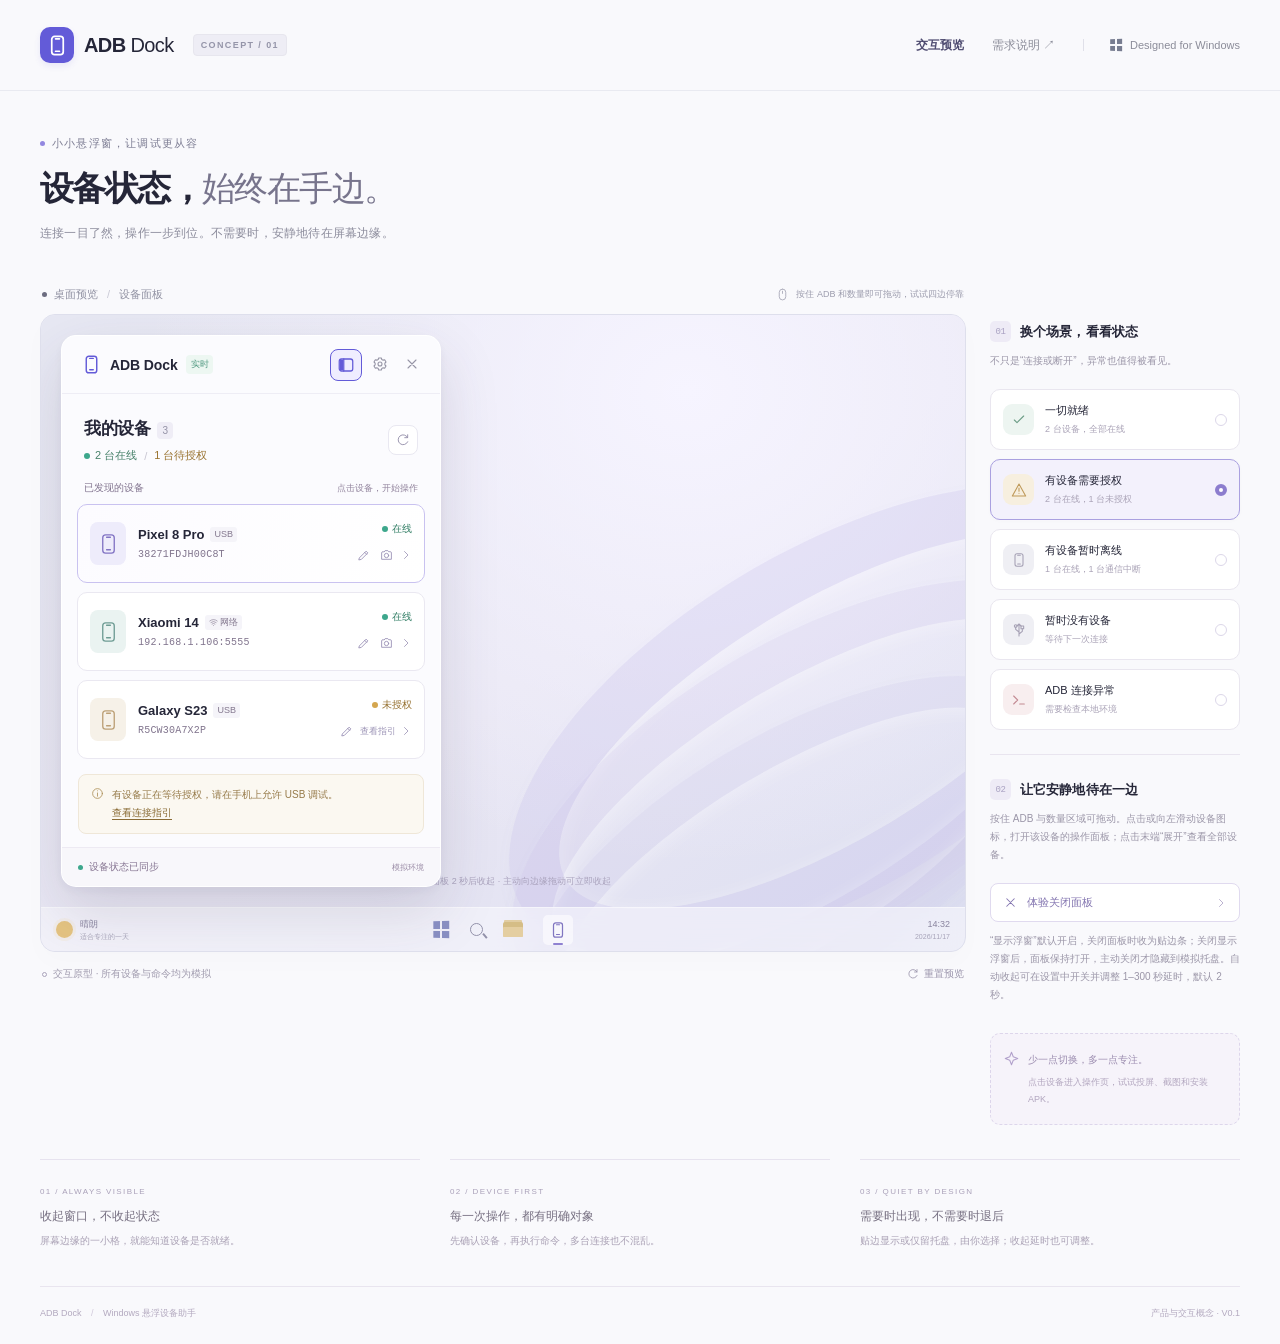
<file: index.html>
<!doctype html>
<html lang="zh-CN">
<head>
  <meta charset="utf-8">
  <meta name="viewport" content="width=device-width, initial-scale=1">
  <meta name="theme-color" content="#f6f7fb">
  <title>ADB Dock · 让设备，触手可及</title>
  <link rel="icon" href="src/AdbDock.App/Assets/AppIcon.svg">
  <link rel="stylesheet" href="style.css">
  <script src="app.js" defer></script>
</head>
<body>
  <svg class="icon-library" xmlns="http://www.w3.org/2000/svg" aria-hidden="true">
    <symbol id="i-device" viewBox="0 0 24 24"><rect x="6" y="2.5" width="12" height="19" rx="3"/><path d="M10 18h4M10 5h4"/></symbol>
    <symbol id="i-grid" viewBox="0 0 24 24"><rect x="3" y="3" width="7" height="7" rx="1.5"/><rect x="14" y="3" width="7" height="7" rx="1.5"/><rect x="3" y="14" width="7" height="7" rx="1.5"/><rect x="14" y="14" width="7" height="7" rx="1.5"/></symbol>
    <symbol id="i-floating-tab" viewBox="0 0 24 24"><rect x="3" y="4" width="18" height="16" rx="3"/><path d="M9 4v16"/><path d="M4 5h4v14H4z" fill="var(--tab-fill, none)" stroke="none"/></symbol>
    <symbol id="i-settings" viewBox="0 0 24 24"><path d="m10 3-.7 2.3-2 .9L5 5.7 3 9l1.7 1.8v2.4L3 15l2 3.3 2.3-.5 2 .9L10 21h4l.7-2.3 2-.9 2.3.5 2-3.3-1.7-1.8v-2.4L21 9l-2-3.3-2.3.5-2-.9L14 3z"/><circle cx="12" cy="12" r="3"/></symbol>
    <symbol id="i-collapse" viewBox="0 0 24 24"><path d="M19 4v16M5 7l5 5-5 5M10 12h5"/></symbol>
    <symbol id="i-chevron" viewBox="0 0 24 24"><path d="m9 5 7 7-7 7"/></symbol>
    <symbol id="i-back" viewBox="0 0 24 24"><path d="m14 5-7 7 7 7M7 12h14"/></symbol>
    <symbol id="i-refresh" viewBox="0 0 24 24"><path d="M20 8a8.5 8.5 0 1 0 .1 7M20 3v5h-5"/></symbol>
    <symbol id="i-camera" viewBox="0 0 24 24"><path d="m8 5 1.5-2h5L16 5h3a2 2 0 0 1 2 2v12H3V7a2 2 0 0 1 2-2z"/><circle cx="12" cy="12" r="4"/></symbol>
    <symbol id="i-install" viewBox="0 0 24 24"><path d="M12 3v12m-4-4 4 4 4-4M4 16v5h16v-5"/></symbol>
    <symbol id="i-command" viewBox="0 0 24 24"><path d="m4 6 6 6-6 6M13 18h7"/></symbol>
    <symbol id="i-mirror" viewBox="0 0 24 24"><rect x="2" y="3" width="15" height="12" rx="2"/><path d="M7 19h7M10 15v4"/><rect x="15" y="9" width="7" height="12" rx="1.5"/><path d="M18 18h1"/></symbol>
    <symbol id="i-info" viewBox="0 0 24 24"><circle cx="12" cy="12" r="9"/><path d="M12 11v6M12 7h.01"/></symbol>
    <symbol id="i-log" viewBox="0 0 24 24"><path d="M8 5h12M8 12h12M8 19h12M3 5h.01M3 12h.01M3 19h.01"/></symbol>
    <symbol id="i-usb" viewBox="0 0 24 24"><path d="M12 21V3m-3 3 3-3 3 3M12 15l-5-4V8m5 10 5-4v-4"/><circle cx="7" cy="6" r="2"/><path d="M15 6h4v4h-4z"/></symbol>
    <symbol id="i-wifi" viewBox="0 0 24 24"><path d="M2 8a16 16 0 0 1 20 0M5 12a11 11 0 0 1 14 0M8 16a6 6 0 0 1 8 0M12 20h.01"/></symbol>
    <symbol id="i-check" viewBox="0 0 24 24"><path d="m5 12 4 4L19 6"/></symbol>
    <symbol id="i-warning" viewBox="0 0 24 24"><path d="m12 3 10 18H2zM12 9v5m0 3h.01"/></symbol>
    <symbol id="i-copy" viewBox="0 0 24 24"><rect x="8" y="8" width="12" height="13" rx="2"/><path d="M16 8V3H3v13h5"/></symbol>
    <symbol id="i-edit" viewBox="0 0 24 24"><path d="m14 6 4 4M4 20l4-.8L20 7.2 16.8 4 4.8 16z"/></symbol>
    <symbol id="i-close" viewBox="0 0 24 24"><path d="m6 6 12 12M6 18 18 6"/></symbol>
    <symbol id="i-folder" viewBox="0 0 24 24"><path d="M3 6a2 2 0 0 1 2-2h5l2 3h7a2 2 0 0 1 2 2v11H3z"/></symbol>
    <symbol id="i-spark" viewBox="0 0 24 24"><path d="m12 2 2.8 7.2L22 12l-7.2 2.8L12 22l-2.8-7.2L2 12l7.2-2.8z"/></symbol>
    <symbol id="i-mouse" viewBox="0 0 24 24"><rect x="6" y="2" width="12" height="20" rx="6"/><path d="M12 6v4"/></symbol>
  </svg>

  <header class="site-header">
    <a class="brand" href="./" aria-label="ADB Dock 首页"><span class="brand-logo"><svg><use href="#i-device"/></svg></span><span>ADB<span class="brand-light"> Dock</span></span><span class="version">CONCEPT / 01</span></a>
    <nav aria-label="页面导航"><a class="nav-active" href="#preview">交互预览</a><a href="docs/requirements.md" target="_blank" rel="noopener">需求说明 <span aria-hidden="true">↗</span></a><span class="platform"><span class="windows-mark" aria-hidden="true"><i></i><i></i><i></i><i></i></span> Designed for Windows</span></nav>
  </header>

  <main>
    <section class="intro">
      <div><div class="eyebrow"><span></span> 小小悬浮窗，让调试更从容</div><h1>设备状态，<span>始终在手边。</span></h1><p>连接一目了然，操作一步到位。不需要时，安静地待在屏幕边缘。</p></div>
      <div class="intro-meta"><span class="meta-line"></span><span>轻量常驻 · 贴边收起 · 多设备管理</span><small>WINDOWS ADB COMPANION</small></div>
    </section>

    <section class="workbench" id="preview" aria-label="悬浮窗交互原型">
      <div class="preview-column">
        <div class="stage-caption"><span><span class="caption-dot"></span> 桌面预览 <span class="caption-divider">/</span> <span id="view-caption">设备面板</span></span><span class="caption-tip"><svg><use href="#i-mouse"/></svg> 按住 ADB 和数量即可拖动，试试四边停靠</span></div>
        <div class="desktop" id="desktop">
          <div class="desktop-art" aria-hidden="true"><div class="ribbon ribbon-one"></div><div class="ribbon ribbon-two"></div><div class="ribbon ribbon-three"></div></div>
          <div class="desktop-watermark" aria-hidden="true"><span>LESS FRICTION.</span><span>MORE FOCUS.</span><small>把专注，还给手头的工作。</small></div>
          <div class="edge-guide left-guide" aria-hidden="true"></div><div class="edge-guide right-guide" aria-hidden="true"></div><div class="edge-guide top-guide" aria-hidden="true"></div><div class="edge-guide bottom-guide" aria-hidden="true"></div>

          <section class="dock" id="dock" aria-label="ADB Dock 悬浮窗">
            <header class="dock-titlebar" id="drag-handle">
              <div class="dock-brand"><span class="mini-logo"><svg><use href="#i-device"/></svg></span><strong>ADB Dock</strong><span class="live-pill">实时</span></div>
              <div class="title-actions"><button class="icon-button active" id="floating-tab-button" title="显示浮窗已开启：关闭面板时收为贴边浮窗；点击可关闭显示浮窗" aria-label="显示浮窗" aria-pressed="true"><svg aria-hidden="true"><use href="#i-floating-tab"/></svg></button><button class="icon-button" id="settings-button" title="设置" aria-label="打开设置"><svg><use href="#i-settings"/></svg></button><button class="icon-button" id="close-panel-button" title="关闭面板：开启显示浮窗时收为贴边条，否则隐藏到托盘" aria-label="关闭面板"><svg><use href="#i-close"/></svg></button></div>
            </header>
            <div class="dock-content" id="dock-content"></div>
            <footer class="dock-footer"><span class="footer-message" id="footer-message" role="status"><span class="status-dot green"></span> 设备状态已同步</span><span class="footer-shortcut" id="footer-label">本地连接</span></footer>
          </section>

          <section class="edge-tab tone-warning" id="edge-tab" hidden aria-label="ADB 贴边设备列表">
            <button class="edge-summary" id="edge-expand-button" aria-label="仅拖动贴边条，点击不展开，方向键切换停靠边" title="仅用于拖动：按住 ADB 和数量区域并移动即可拖动；点击不展开"><span class="edge-brand">ADB</span><strong id="edge-count">2<span>/3</span></strong><span class="edge-state"><span class="status-dot amber"></span><span id="edge-status">待授权</span></span></button>
            <div class="edge-device-list" id="edge-device-list" role="group" aria-label="各设备连接状态"></div>
            <button class="edge-open-button" id="edge-open-button" aria-label="展开全部设备" title="展开全部设备">展开</button>
          </section>
          <div class="desktop-tip" id="desktop-tip"><span class="keycap">↔</span><span>支持四边停靠 · 收起后按住 ADB 和数量区域即可拖动</span></div>
          <div class="desktop-taskbar" role="group" aria-label="模拟 Windows 任务栏"><span class="taskbar-weather" aria-hidden="true"><span class="weather-orb"></span><span>晴朗<small>适合专注的一天</small></span></span><div class="taskbar-apps"><span class="taskbar-windows windows-mark" aria-hidden="true"><i></i><i></i><i></i><i></i></span><span class="search-shape" aria-hidden="true"></span><span class="folder-shape" aria-hidden="true"></span><button class="taskbar-adb" id="tray-reopen-button" type="button" title="从模拟托盘重新打开 ADB Dock" aria-label="从模拟托盘重新打开 ADB Dock"><svg aria-hidden="true"><use href="#i-device"/></svg></button></div><span class="taskbar-time" aria-hidden="true">14:32<small>2026/11/17</small></span></div>
        </div>
        <div class="preview-bottom"><span><span class="simulation-dot"></span> 交互原型 · 所有设备与命令均为模拟</span><button id="reset-button"><svg><use href="#i-refresh"/></svg> 重置预览</button></div>
      </div>

      <aside class="control-rail" aria-label="原型体验控制">
        <div class="rail-heading"><span class="section-number">01</span><h2>换个场景，看看状态</h2></div>
        <p class="rail-description">不只是“连接或断开”，异常也值得被看见。</p>
        <div class="scenario-list" role="group" aria-label="模拟设备场景">
          <button class="scenario" data-scenario="healthy" aria-pressed="false"><span class="scenario-icon healthy"><svg><use href="#i-check"/></svg></span><span><strong>一切就绪</strong><small>2 台设备，全部在线</small></span><span class="radio-indicator"></span></button>
          <button class="scenario selected" data-scenario="mixed" aria-pressed="true"><span class="scenario-icon mixed"><svg><use href="#i-warning"/></svg></span><span><strong>有设备需要授权</strong><small>2 台在线，1 台未授权</small></span><span class="radio-indicator"></span></button>
          <button class="scenario" data-scenario="offline" aria-pressed="false"><span class="scenario-icon empty"><svg><use href="#i-device"/></svg></span><span><strong>有设备暂时离线</strong><small>1 台在线，1 台通信中断</small></span><span class="radio-indicator"></span></button>
          <button class="scenario" data-scenario="empty" aria-pressed="false"><span class="scenario-icon empty"><svg><use href="#i-usb"/></svg></span><span><strong>暂时没有设备</strong><small>等待下一次连接</small></span><span class="radio-indicator"></span></button>
          <button class="scenario" data-scenario="error" aria-pressed="false"><span class="scenario-icon error"><svg><use href="#i-command"/></svg></span><span><strong>ADB 连接异常</strong><small>需要检查本地环境</small></span><span class="radio-indicator"></span></button>
        </div>
        <div class="rail-divider"></div>
        <div class="rail-heading"><span class="section-number">02</span><h2>让它安静地待在一边</h2></div>
        <p class="rail-description">按住 ADB 与数量区域可拖动。点击或向左滑动设备图标，打开该设备的操作面板；点击末端“展开”查看全部设备。</p>
        <button class="edge-demo-button" id="edge-demo-button"><svg><use href="#i-close"/></svg><span>体验关闭面板</span><svg><use href="#i-chevron"/></svg></button>
        <p class="rail-description">“显示浮窗”默认开启，关闭面板时收为贴边条；关闭显示浮窗后，面板保持打开，主动关闭才隐藏到模拟托盘。自动收起可在设置中开关并调整 1–300 秒延时，默认 2 秒。</p>
        <div class="design-note"><span class="note-icon"><svg><use href="#i-spark"/></svg></span><div><strong>少一点切换，多一点专注。</strong><p>点击设备进入操作页，试试投屏、截图和安装 APK。</p></div></div>
      </aside>
    </section>

    <section class="principles" aria-label="设计原则"><div><span>01 / ALWAYS VISIBLE</span><h3>收起窗口，不收起状态</h3><p>屏幕边缘的一小格，就能知道设备是否就绪。</p></div><div><span>02 / DEVICE FIRST</span><h3>每一次操作，都有明确对象</h3><p>先确认设备，再执行命令，多台连接也不混乱。</p></div><div><span>03 / QUIET BY DESIGN</span><h3>需要时出现，不需要时退后</h3><p>贴边显示或仅留托盘，由你选择；收起延时也可调整。</p></div></section>
  </main>
  <footer class="site-footer"><span>ADB Dock <span class="footer-slash">/</span> Windows 悬浮设备助手</span><span>产品与交互概念 · V0.1</span></footer>

  <dialog id="action-dialog" aria-labelledby="dialog-title"><div class="dialog-heading"><div><span class="dialog-eyebrow">ADB DOCK / 模拟操作</span><h2 id="dialog-title"></h2></div><button class="icon-button" id="dialog-close" aria-label="关闭弹窗"><svg><use href="#i-close"/></svg></button></div><div id="dialog-body"></div></dialog>
  <div class="toast" id="toast" role="status" hidden></div>
  <input id="apk-input" type="file" accept=".apk" hidden aria-label="选择模拟安装的 APK 文件">
</body>
</html>
</file>
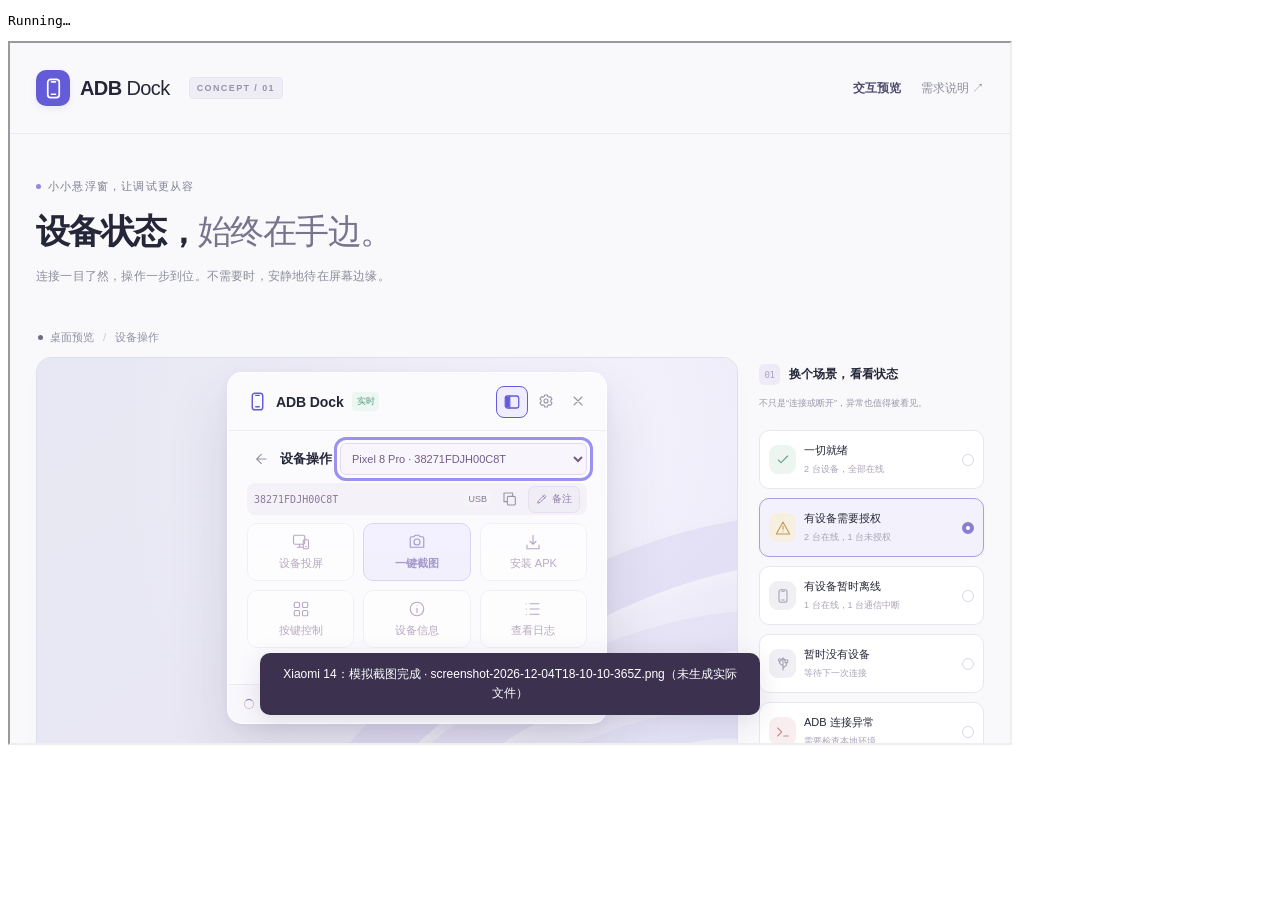
<file: tests/prototype/device-tasks.html>
<!doctype html>
<html lang="en">
<meta charset="utf-8">
<title>ADB Dock prototype device task regression</title>
<!-- Serve the repository root over localhost so the test and prototype share an origin. -->
<pre id="result">Running…</pre>
<iframe id="prototype" title="ADB Dock prototype" src="../../index.html" width="1000" height="700"></iframe>
<script>
  const result = document.getElementById("result");
  const prototype = document.getElementById("prototype");
  prototype.addEventListener("load", async () => {
    try {
      const doc = prototype.contentDocument;
      const find = (selector) => doc.querySelector(selector);
      const wait = (ms) => new Promise(resolve => setTimeout(resolve, ms));
      const check = (condition, message) => { if (!condition) throw new Error(message); };
      function selectDevice(id) {
        const select = find("#operation-device-select");
        select.value = id;
        select.dispatchEvent(new Event("change", { bubbles: true }));
      }
      function install() {
        const input = find("#apk-input");
        input.addEventListener("click", event => event.preventDefault(), { once: true });
        find('[data-action="install"]').click();
        const files = new DataTransfer();
        files.items.add(new File(["fixture"], "fixture.apk"));
        input.files = files.files;
        input.dispatchEvent(new Event("change", { bubbles: true }));
      }
      const screenshot = () => find('[data-action="screenshot"]');

      find('[data-device="pixel"]').click();
      install();
      check(screenshot().disabled, "Pixel should be busy during installation");
      selectDevice("xiaomi");
      check(!screenshot().disabled, "An installation on Pixel blocked Xiaomi");
      screenshot().click();
      check(screenshot().disabled, "Xiaomi should be busy taking a screenshot");
      await wait(1050);
      check(!screenshot().disabled, "Xiaomi should be free after its screenshot");
      selectDevice("pixel");
      check(screenshot().disabled, "Completing Xiaomi's screenshot cleared Pixel's install");
      await wait(650);
      check(!screenshot().disabled, "Pixel should be free after installation");

      screenshot().click();
      find('[data-scenario="healthy"]').click();
      find('[data-device="pixel"]').click();
      install();
      await wait(1050);
      check(screenshot().disabled, "A canceled screenshot cleared Pixel's new install");
      await wait(650);
      check(!screenshot().disabled, "Pixel's new install did not finish");
      result.textContent = "PASS";
    } catch (error) {
      result.textContent = "FAIL " + error.message;
    }
  });
</script>
</html>
</file>
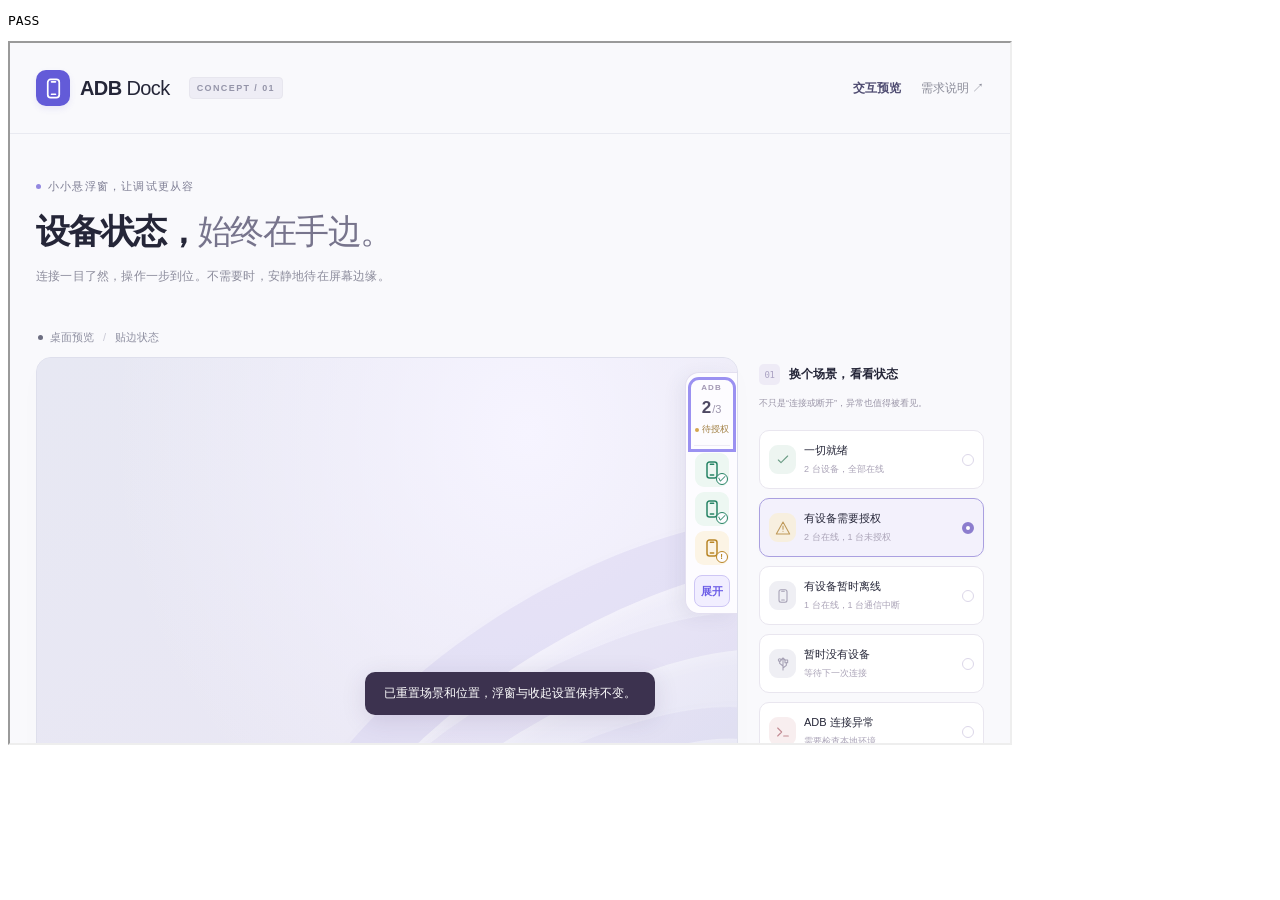
<file: tests/prototype/dock-placement.html>
<!doctype html>
<html lang="en">
<meta charset="utf-8">
<title>ADB Dock prototype placement regression</title>
<!-- Serve the repository root over localhost so the test and prototype share an origin. -->
<pre id="result">Running…</pre>
<iframe id="prototype" title="ADB Dock prototype" width="1000" height="700"></iframe>
<script>
  const result = document.getElementById("result");
  const frame = document.getElementById("prototype");
  const positionKey = "adb-dock-edge-position";
  const previous = localStorage.getItem(positionKey);

  async function run() {
    function loadPrototype() {
      return new Promise(resolve => {
        frame.addEventListener("load", resolve, { once: true });
        frame.src = "../../index.html";
      });
    }
    const find = selector => frame.contentDocument.querySelector(selector);
    const check = (condition, message) => { if (!condition) throw new Error(message); };
    const workHeight = () => find("#desktop").clientHeight - find(".desktop-taskbar").offsetHeight;
    const settleLayout = () => new Promise(resolve => requestAnimationFrame(() => requestAnimationFrame(resolve)));
    const click = selector => find(selector).click();
    const press = key => find("#edge-expand-button").dispatchEvent(new KeyboardEvent("keydown", { key }));
    const tabOffset = side => find("#edge-tab")[side === "top" || side === "bottom" ? "offsetLeft" : "offsetTop"];

    function dragPanelTo(left, top, lastMoveLeft) {
      const panel = find("#dock");
      const handle = find("#drag-handle");
      const rect = handle.getBoundingClientRect();
      const originX = rect.left + 30 - panel.offsetLeft;
      const originY = rect.top + 20 - panel.offsetTop;
      const emit = (type, x, y) => handle.dispatchEvent(new frame.contentWindow.PointerEvent(type, {
        pointerId: 1, button: 0, clientX: originX + x, clientY: originY + y,
      }));
      const capture = handle.setPointerCapture;
      // The test's synthetic events do not create an active browser pointer.
      handle.setPointerCapture = () => {};
      try {
        emit("pointerdown", panel.offsetLeft, panel.offsetTop);
        emit("pointermove", lastMoveLeft, top);
        emit("pointerup", left, top);
      } finally {
        handle.setPointerCapture = capture;
      }
    }

    function checkDock(side, offset) {
      const tab = find("#edge-tab");
      check(!tab.hidden && tab.classList.contains("side-" + side), "Expected the tab on the " + side + " edge");
      check(tabOffset(side) === offset, "Unexpected along-edge offset on the " + side + " edge");
      const position = {
        left: tab.offsetLeft,
        right: find("#desktop").clientWidth - tab.offsetLeft - tab.offsetWidth,
        top: tab.offsetTop,
        bottom: workHeight() - tab.offsetTop - tab.offsetHeight,
      };
      check(position[side] === 0, "The tab is not flush to the " + side + " edge");
      const style = frame.contentWindow.getComputedStyle(tab);
      const radii = [style.borderTopLeftRadius, style.borderTopRightRadius, style.borderBottomRightRadius, style.borderBottomLeftRadius];
      const flushCorners = { left: [0, 3], right: [1, 2], top: [0, 1], bottom: [2, 3] };
      check(radii.every((radius, index) => (radius === "0px") === flushCorners[side].includes(index)), "Incorrect rounded corners on the " + side + " edge");
    }

    try {
      localStorage.removeItem(positionKey);
      await loadPrototype();
      const defaultOffset = Math.round(workHeight() / 3);
      click("#close-panel-button");
      checkDock("right", defaultOffset);

      click('[data-scenario="empty"]');
      checkDock("right", defaultOffset);
      click('[data-scenario="mixed"]');
      checkDock("right", defaultOffset);
      click('[data-edge-device="pixel"]');
      click("#back-button");
      click("#close-panel-button");
      checkDock("right", defaultOffset);

      press("ArrowLeft");
      checkDock("left", defaultOffset);
      press("ArrowUp");
      const horizontalOffset = tabOffset("top");
      checkDock("top", horizontalOffset);
      press("ArrowDown");
      checkDock("bottom", horizontalOffset);
      click("#edge-open-button");
      click("#edge-demo-button");
      checkDock("bottom", horizontalOffset);

      await loadPrototype();
      click("#close-panel-button");
      checkDock("bottom", horizontalOffset);
      press("ArrowRight");
      const desktop = find("#desktop");
      click('[data-scenario="empty"]');
      const minimumHeight = find("#edge-tab").offsetHeight;
      const desktopBorder = desktop.offsetHeight - desktop.clientHeight;
      const overflowHeight = defaultOffset + minimumHeight + 8 + find(".desktop-taskbar").offsetHeight + desktopBorder;
      desktop.style.height = `${overflowHeight}px`;
      await settleLayout();
      click('[data-scenario="mixed"]');
      checkDock("right", defaultOffset);
      check(find("[data-edge-more]")?.textContent === "+3", "Device growth should use overflow at the saved offset");

      desktop.style.height = `${overflowHeight - 20}px`;
      await settleLayout();
      check(tabOffset("right") < defaultOffset, "The tab must clamp when its minimum size no longer fits");
      desktop.style.height = "";
      await settleLayout();
      checkDock("right", defaultOffset);
      check(!find("[data-edge-more]"), "The devices should return when there is enough space");

      click("#reset-button");
      click("#close-panel-button");
      checkDock("right", defaultOffset);

      const panel = find("#dock");
      for (const [startGap, startTopDelta, lastMoveGap] of [[80, 10, 0], [45, -10, 25]]) {
        click("#edge-open-button");
        const right = desktop.clientWidth - panel.offsetWidth;
        const releaseTop = Math.floor((workHeight() - panel.offsetHeight) / 2);
        panel.style.left = `${right - startGap}px`;
        panel.style.top = `${releaseTop + startTopDelta}px`;
        dragPanelTo(right, releaseTop, right - lastMoveGap);
        check(JSON.parse(localStorage.getItem(positionKey)).offset === releaseTop, "The saved anchor must match the panel's release position");
        checkDock("right", releaseTop);
      }
      result.textContent = "PASS";
    } catch (error) {
      result.textContent = "FAIL " + error.message;
    } finally {
      if (previous === null) localStorage.removeItem(positionKey);
      else localStorage.setItem(positionKey, previous);
    }
  }

  run();
</script>
</html>
</file>
<file: style.css>
@charset "UTF-8";
:root{color-scheme:light;--ink:#252638;--muted:#848795;--purple:#635bd8;--purple-light:#efedff;--line:#e9eaf1;--green:#25997a;--amber:#bb841a;--red:#cf565d;--font:"Segoe UI Variable", "Segoe UI", "Microsoft YaHei UI",sans-serif}
*{box-sizing:border-box}body{margin:0;background:#f9f9fc;color:var(--ink);font-family:var(--font);font-size:14px;-webkit-font-smoothing:antialiased}button,input,select{font:inherit}button,a,input,select{-webkit-tap-highlight-color:transparent}button{cursor:pointer}button{color:inherit}button:disabled{cursor:wait;opacity:.55}button:focus-visible,a:focus-visible,input:focus-visible,select:focus-visible{outline:3px solid #9b91f1;outline-offset:3px}a{color:inherit;text-decoration:none}svg{width:20px;height:20px;fill:none;stroke:currentColor;stroke-width:1.65;stroke-linecap:round;stroke-linejoin:round;flex-shrink:0}button{border:0}button, a{touch-action:manipulation}[hidden]{display:none!important}.icon-library{position:absolute;width:0;height:0;overflow:hidden}.site-header{height:91px;max-width:1336px;padding:0 40px;margin:0 auto;display:flex;align-items:center;justify-content:space-between;border-bottom:1px solid var(--line)}.brand{display:flex;align-items:center;gap:10px;font-size:20px;font-weight:720;letter-spacing:-.6px}.brand-logo{width:34px;height:36px;background:var(--purple);border-radius:10px;color:white;display:grid;place-items:center;box-shadow:0 3px 6px #615bd31c}.brand-logo svg{width:23px;height:23px;stroke-width:1.8}.brand-light{font-weight:420}.version{font-size:9px;letter-spacing:1.4px;color:#9595a9;background:#eeedf5;border:1px solid #e7e6ee;padding:5px 7px;border-radius:4px;margin-left:9px;font-weight:600}.site-header nav{display:flex;align-items:center;gap:28px;font-size:12px;color:#8b8c99}.site-header nav a:hover{color:var(--purple)}.site-header nav .nav-active{color:#4f4c71;font-weight:600}.platform{display:flex;align-items:center;gap:8px;padding-left:26px;border-left:1px solid #e0e0e9;font-size:11px}.windows-mark{display:grid;grid-template-columns:repeat(2,5px);gap:2px;width:12px;height:12px;transform:perspective(20px) rotateY(-5deg)}.windows-mark i{background:#777c90}.intro{max-width:1256px;margin:0 auto;padding:45px 0 32px;display:flex;align-items:flex-end;justify-content:space-between}.eyebrow{font-size:11px;color:#7e7e94;display:flex;gap:7px;align-items:center;letter-spacing:1.2px}.eyebrow>span{height:5px;width:5px;background:#9388e0;border-radius:50%}h1{font-size:34px;font-weight:650;letter-spacing:-1.6px;margin:12px 0 11px;line-height:1.5}h1>span{color:#77748c;font-weight:400}.intro p{color:#8c8c9c;font-size:12px;margin:0;letter-spacing:.2px}.intro-meta{display:flex;flex-direction:column;align-items:flex-end;gap:8px;font-size:10px;color:#828293;padding-bottom:3px;letter-spacing:.4px}.intro-meta small{color:#b0b0bd;font-size:8px;letter-spacing:1.7px}.meta-line{height:2px;width:30px;background:#c6c1e5;margin-bottom:4px}.workbench{max-width:1256px;margin:0 auto;display:grid;grid-template-columns:minmax(0,1fr) 274px;gap:28px}.preview-column{min-width:0}.stage-caption{height:40px;display:flex;align-items:center;justify-content:space-between;font-size:11px;color:#9091a2;padding:0 2px}.stage-caption>span{display:flex;align-items:center;gap:7px}.caption-dot{height:5px;width:5px;background:#6c6d80;border-radius:50%}.caption-divider{color:#c9c9d5;padding:0 2px}.caption-tip{font-size:10px;color:#9d9dae}.caption-tip svg{width:13px;height:13px;stroke-width:1.4}.desktop{height:638px;position:relative;background:#e8eaf5;border:1px solid #dedfec;border-radius:15px;overflow:hidden;isolation:isolate;box-shadow:0 10px 26px #29274504}.desktop-art{position:absolute;inset:0;overflow:hidden;pointer-events:none;background:radial-gradient(ellipse at 70% 12%,#f6f4ff 0%,transparent 60%),linear-gradient(145deg,#e7e8f3,#e9e7f4 55%,#dddff1)}.ribbon{position:absolute;border-radius:50%;border:52px solid #c0b9e540;transform:rotate(-31deg);width:720px;height:340px;right:-225px;bottom:60px;box-shadow:inset 0 3px 20px #ffffff59,0 12px 24px #9991c40c}.ribbon-two{width:660px;height:300px;right:-170px;bottom:8px;border-width:42px;border-color:#c3b8e530}.ribbon-three{width:590px;height:250px;right:-118px;bottom:-36px;border-width:35px;border-color:#c3bce12e}.desktop-watermark{position:absolute;top:59px;left:31px;display:flex;flex-direction:column;gap:4px;pointer-events:none;color:#b5b2c7;font-size:12px;letter-spacing:3px;font-weight:650;line-height:1.6}.desktop-watermark small{font-size:9px;font-weight:400;letter-spacing:1.2px;margin-top:7px;color:#a8a5bb}.edge-guide{position:absolute;top:15px;bottom:62px;width:2px;border-radius:4px;background:#9381e3;opacity:0;transition:opacity .2s;pointer-events:none}.left-guide{left:5px}.right-guide{right:5px}.desktop.dragging .edge-guide{opacity:.3}.dock{width:380px;height:520px;position:absolute;left:calc(50% - 156px);top:34px;z-index:3;background:#fbfbfe;border-radius:15px;border:1px solid #ffffffeb;box-shadow:0 24px 60px #3e365326,0 4px 12px #3d365d0d;display:flex;flex-direction:column;overflow:hidden}.dock-titlebar{display:flex;align-items:center;justify-content:space-between;height:58px;min-height:58px;padding:0 14px 0 18px;border-bottom:1px solid #eeedf5;cursor:grab;touch-action:none;user-select:none}.dock-titlebar:active{cursor:grabbing}.dock-brand{display:flex;align-items:center;gap:7px;font-size:13px;letter-spacing:-.1px}.mini-logo{width:23px;height:25px;color:var(--purple);display:grid;place-items:center}.mini-logo svg{width:21px;height:21px}.dock-brand strong{font-weight:650}.live-pill{font-size:9px;background:#edf7f2;color:#4d967e;padding:3px 5px;border-radius:4px;margin-left:1px}.title-actions{display:flex;gap:3px}.icon-button{background:transparent;color:#9695a6;width:29px;height:30px;display:inline-flex;align-items:center;justify-content:center;border-radius:7px;padding:6px;flex-shrink:0}.icon-button svg{width:16px;height:16px}.icon-button:hover{background:#eeedf6;color:#61599e}.icon-button.active{color:var(--purple);background:#eeebff}.dock-content{flex:1;min-height:0;overflow-y:auto;scrollbar-width:thin;scrollbar-color:#ddd9e8 transparent}.list-overview{padding:23px 22px 18px;display:flex;justify-content:space-between;align-items:center}.overview-title{display:flex;align-items:baseline;gap:7px;margin-bottom:8px}.overview-title h2{margin:0;font-size:17px;font-weight:650;letter-spacing:-.4px}.overview-title .device-quantity{font-size:10px;color:#9492a6;background:#efedf6;padding:2px 5px;border-radius:4px;line-height:1.3}.overview-status{font-size:10px;color:#9c97a9;display:flex;align-items:center;gap:5px}.overview-status .online-text{color:#658e7b}.overview-status .status-separator{color:#c7c5d1;margin:0 2px}.overview-status .warning-text{color:#b28742}.status-dot{width:6px;height:6px;min-width:6px;border-radius:50%;display:inline-block;flex-shrink:0}.green{background:#3da78c}.amber{background:#d4a64f}.gray{background:#aaaeba}.red{background:#d5636d}.refresh-button{width:30px;height:30px;background:#fff;border:1px solid #e9e8f1;border-radius:8px;color:#9994ae;display:grid;place-items:center}.refresh-button svg{width:14px;height:14px}.refresh-button:hover{border-color:#bcb5eb;color:var(--purple)}.list-section-caption{padding:0 22px 9px;display:flex;align-items:center;justify-content:space-between;color:#a4a0b2;font-size:9px}.list-section-caption small{font-size:9px;color:#b6b2c2}.device-list{display:flex;flex-direction:column;gap:9px;padding:0 15px}.device-row{display:flex;align-items:center;gap:12px;position:relative;background:#fff;border:1px solid #eae8f1;border-radius:10px;min-height:79px;padding:13px 12px;text-align:left;transition:border-color .15s,box-shadow .15s;cursor:pointer}.device-row:hover{border-color:#c5bde9;box-shadow:0 3px 10px #51448008}.device-row.primary{border-color:#c9c2f0;background:linear-gradient(105deg,#fcfbff,#fff)}.device-avatar{height:43px;width:36px;min-width:36px;border-radius:8px;display:grid;place-items:center;background:#eeecfb;color:#8274c4}.device-avatar svg{width:23px;height:26px;stroke-width:1.4}.device-avatar.mint{background:#eaf3f1;color:#6e9c94}.device-avatar.sand{background:#f6f1e8;color:#bca076}.device-identity{flex:1;min-width:0}.device-name-line{display:flex;align-items:center;gap:6px;margin-bottom:7px}.device-name{font-size:12px;font-weight:600;white-space:nowrap;overflow:hidden;text-overflow:ellipsis}.connection-badge{display:inline-flex;align-items:center;font-size:8px;line-height:1.4;color:#a09bad;background:#f5f4f9;border-radius:3px;padding:1px 4px;white-space:nowrap}.connection-badge svg{width:9px;height:9px;margin-right:2px}.device-serial{font-size:9px;font-family:Consolas,"Cascadia Code",monospace;color:#a19cab;letter-spacing:.2px;white-space:nowrap;overflow:hidden;text-overflow:ellipsis}.device-end{display:flex;flex-direction:column;align-items:flex-end;gap:9px;flex-shrink:0}.device-state{display:flex;align-items:center;gap:4px;font-size:9px;color:#599b85}.device-state.warning{color:#b58a43}.device-state.offline{color:#9595a6}.row-action{height:20px;font-size:9px;color:#9d95b7;display:flex;align-items:center;gap:4px}.row-action svg{width:12px;height:12px}.quick-action{padding:3px;color:#9a91b7;background:none;display:grid;place-items:center;border-radius:4px}.quick-action:hover{color:var(--purple);background:var(--purple-light)}.quick-action svg{width:13px;height:13px}.auth-notice{margin:15px 16px 0;padding:11px 12px;border:1px solid #efe7d8;background:#fbf8f1;border-radius:8px;display:flex;gap:8px;align-items:flex-start;color:#ac8e56}.auth-notice>svg{width:13px;height:13px;margin-top:1px;stroke-width:1.5}.auth-notice p{margin:0;font-size:9px;line-height:1.8;color:#b1966c}.auth-notice button{background:none;color:#9c7e45;font-size:9px;padding:0;white-space:nowrap;text-decoration:underline;text-underline-offset:3px}.dock-footer{height:39px;min-height:39px;display:flex;justify-content:space-between;align-items:center;gap:8px;border-top:1px solid #edeaf3;background:#f8f7fb;padding:0 16px;font-size:9px;color:#a09aad}.footer-message{display:flex;align-items:center;gap:6px;overflow:hidden;white-space:nowrap;text-overflow:ellipsis;min-width:0}.footer-message .status-dot{height:5px;width:5px;min-width:5px}.footer-shortcut{font-size:8px;color:#b3adbf;white-space:nowrap}.edge-tab {
  position:absolute;z-index:4;width:52px;height:auto;
  padding:10px 7px 6px;border-radius:14px;
  border:1px solid #e3dff0;background:#fdfcff;
  box-shadow:-6px 4px 18px #49415f12;display:flex;align-items:center;
  flex-direction:column;color:var(--purple);gap:7px;
}
.edge-tab.side-left{border-radius:0 14px 14px 0;border-left:0}
.edge-tab.side-right{border-radius:14px 0 0 14px;border-right:0}
.edge-tab.is-dragging .edge-summary{cursor:grabbing}
.edge-tab.is-dragging .edge-tooltip{visibility:hidden;opacity:0}
.edge-tab.horizontal{width:max-content;max-width:calc(100% - 16px);flex-direction:row;gap:7px;padding:8px;border:1px solid #e3dff0;align-items:center}
.edge-tab.side-top{border-top:0;border-radius:0 0 14px 14px}
.edge-tab.side-bottom{border-bottom:0;border-radius:14px 14px 0 0}
.edge-tab.is-dragging{border:1px solid #e3dff0;border-radius:14px;box-shadow:0 10px 35px #51446533;opacity:.95;cursor:grabbing}
.horizontal .edge-summary{padding:0 9px 0 0;border-bottom:0;border-right:1px solid #eeebf5;width:45px;gap:4px;border-radius:0}
.horizontal .edge-state{font-size:8px}
.horizontal .edge-device-list{flex-direction:row}
.horizontal .edge-open-button{width:26px;height:34px}
.side-top .edge-arrow{transform:rotate(90deg)}
.side-bottom .edge-arrow{transform:rotate(-90deg)}
.side-top .edge-tooltip{left:50%;right:auto;top:calc(100% + 18px);transform:translateX(-50%)}
.side-bottom .edge-tooltip{left:50%;right:auto;top:auto;bottom:calc(100% + 18px);transform:translateX(-50%)}
.edge-guide.top-guide,.edge-guide.bottom-guide{left:15px;right:15px;top:5px;bottom:auto;width:auto;height:2px}
.edge-guide.bottom-guide{top:auto;bottom:49px}
.desktop.edge-dragging .edge-guide{opacity:.4}
.edge-summary{width:36px;padding:0 0 9px;background:none;border-bottom:1px solid #eeebf5;display:flex;flex-direction:column;align-items:center;gap:7px;border-radius:5px 5px 0 0;cursor:grab;touch-action:none;user-select:none}
.edge-summary:hover .edge-brand{color:var(--purple)}
.edge-brand{font-size:8px;font-weight:650;letter-spacing:1px;color:#a298b4}
.edge-state{display:flex;align-items:center;gap:3px;font-size:8px;color:#a17f42;white-space:nowrap}
.edge-state .status-dot{width:4px;height:4px;min-width:4px}
.edge-tab strong{font-size:17px;line-height:1;letter-spacing:0;font-weight:650;color:#4e4963}
.edge-tab strong span{font-size:11px;color:#9c95ac;font-weight:400;padding-left:1px}
.edge-device-list{display:flex;flex-direction:column;gap:5px;align-items:center}
.edge-device-button,.edge-placeholder,.edge-more{width:34px;height:34px;border-radius:9px;position:relative;display:grid;place-items:center;background:none;flex-shrink:0}
.edge-device-button>svg,.edge-placeholder>svg{width:20px;height:24px;stroke-width:1.8}
.edge-device-button.online{color:#288466;background:#edf7f2}
.edge-device-button.unauthorized{color:#b98628;background:#fcf4e5}
.edge-device-button.offline{color:#9694a2;background:#f0eff4}
.edge-device-button:hover,.edge-device-button:focus-visible{box-shadow:0 0 0 1px currentColor}
.edge-device-marker{position:absolute;right:1px;bottom:2px;width:12px;height:12px;border-radius:50%;display:grid;place-items:center;background:#fdfcff;border:1px solid currentColor;font-size:8px;font-weight:650;line-height:1}
.edge-tooltip{position:absolute;right:calc(100% + 17px);top:50%;transform:translateY(-50%);display:flex;flex-direction:column;align-items:flex-start;gap:5px;padding:11px 13px;background:#fdfcff;border:1px solid #e6dfef;border-radius:10px;box-shadow:0 5px 24px #51446517;white-space:nowrap;text-align:left;pointer-events:none;visibility:hidden;opacity:0;transition:opacity .12s;z-index:8}
.edge-tooltip b{font-size:12px;font-weight:600;color:#544760}
.edge-tooltip em{font-size:10px;font-style:normal;color:#8f7f9c}
.edge-tooltip small{font-family:Consolas,monospace;font-size:9px;color:#a192ad}
.edge-device-button:hover .edge-tooltip,.edge-device-button:focus-visible .edge-tooltip{visibility:visible;opacity:1}
.side-left .edge-tooltip{left:calc(100% + 17px);right:auto}
.edge-placeholder{color:#a29aaa;background:#f0edf5}
.edge-placeholder.error{color:#c45a6a;background:#fbedef}
.edge-placeholder:hover,.edge-more:hover{background:#eee8f7}
.edge-more{font-size:10px;color:#8e79b5;background:#f1edf8;font-weight:600}
.edge-open-button{width:34px;height:26px;border-radius:7px;background:none;display:grid;place-items:center}
.edge-open-button:hover{background:#f1edf8}
.edge-arrow{width:12px;height:12px;color:#aaa0bd;transform:rotate(180deg)}
.side-left .edge-arrow{transform:none}
.tone-good .edge-state{color:#539a81}.tone-empty .edge-state{color:#94919f}.tone-error .edge-state{color:#c16870}
.desktop-tip{position:absolute;bottom:63px;left:0;right:0;display:flex;align-items:center;justify-content:center;gap:7px;font-size:9px;color:#aaa3bd;pointer-events:none}.keycap{font-size:11px;color:#a096bc}.desktop-taskbar{height:44px;position:absolute;bottom:0;left:0;right:0;display:flex;align-items:center;justify-content:space-between;padding:0 15px;background:#f7f6fcaa;border-top:1px solid #ffffff75;backdrop-filter:blur(15px);color:#89849e}.taskbar-weather{display:flex;align-items:center;gap:7px;font-size:9px;line-height:1.6}.weather-orb{width:17px;height:17px;border-radius:50%;background:#e5c482;box-shadow:0 0 0 3px #eaca8420}.taskbar-weather small,.taskbar-time small{display:block;font-size:7px;opacity:.7}.taskbar-apps{position:absolute;left:50%;transform:translateX(-50%);display:flex;align-items:center;gap:20px}.taskbar-windows{width:17px;height:17px;grid-template-columns:repeat(2,7px);gap:2px}.taskbar-windows i{background:#8a90c4}.search-shape{height:13px;width:13px;border-radius:50%;border:1.7px solid #9291a9;position:relative}.search-shape:after{content:"";height:6px;width:1.5px;background:#9291a9;position:absolute;right:-3px;bottom:-4px;transform:rotate(-40deg)}.folder-shape{width:20px;height:15px;background:#d5bd86;border-radius:2px;box-shadow:0 -3px 0 -1px #e1cda3;position:relative}.folder-shape:after{content:"";position:absolute;inset:5px 0 0;background:#e4cea1;border-radius:1px}.taskbar-adb{height:30px;width:30px;background:#ffffff8f;border-radius:5px;display:grid;place-items:center;color:#8176c1;position:relative}.taskbar-adb svg{width:18px;height:18px}.taskbar-adb:after{content:"";position:absolute;bottom:0;left:10px;right:10px;height:2px;border-radius:2px;background:#8f81d1}.taskbar-time{font-size:9px;text-align:right;line-height:1.6}.preview-bottom{display:flex;align-items:center;justify-content:space-between;padding:13px 2px;font-size:10px;color:#a09bae;gap:8px}.preview-bottom>span{display:flex;align-items:center;gap:6px}.simulation-dot{width:5px;height:5px;border:1px solid #aaa3bb;border-radius:50%}.preview-bottom button{background:none;display:flex;align-items:center;gap:5px;padding:2px 0;color:#9b95ac;font-size:10px}.preview-bottom button:hover{color:var(--purple)}.preview-bottom button svg{width:12px;height:12px}.control-rail{padding-top:47px}.rail-heading{display:flex;align-items:center;gap:9px}.section-number{font-family:Consolas,monospace;font-size:9px;letter-spacing:-.5px;color:#aaa2c3;background:#eeebf6;width:21px;height:21px;display:grid;place-items:center;border-radius:5px}.rail-heading h2{font-size:13px;font-weight:600;letter-spacing:.1px;margin:0}.rail-description{font-size:10px;color:#9b96a8;margin:10px 0 19px;line-height:1.8}.scenario-list{display:flex;flex-direction:column;gap:9px}.scenario{width:100%;padding:13px 12px;background:#fff;border:1px solid #e9e6ef;border-radius:10px;display:flex;align-items:center;gap:11px;text-align:left;transition:background .15s,border-color .15s}.scenario:hover{border-color:#cbc3e5;background:#fcfbff}.scenario.selected{border-color:#aaa0e0;background:#f3f1fc;box-shadow:0 1px 5px #51407705}.scenario-icon{height:31px;width:31px;display:grid;place-items:center;border-radius:9px;flex-shrink:0}.scenario-icon svg{height:16px;width:16px;stroke-width:1.6}.scenario-icon.healthy{background:#edf5f1;color:#6b9c85}.scenario-icon.mixed{background:#f7efdf;color:#bf9959}.scenario-icon.empty{background:#efeff4;color:#a5a0b4}.scenario-icon.error{background:#f8eeef;color:#c28a92}.scenario>span:nth-child(2){display:flex;flex-direction:column;gap:5px;flex:1}.scenario strong{font-size:11px;font-weight:500}.scenario small{font-size:9px;color:#aaa3b7}.radio-indicator{height:12px;width:12px;border-radius:50%;border:1px solid #dcd7e9}.scenario.selected .radio-indicator{border:4px solid #8c7dce;background:#fff}.rail-divider{height:1px;background:#e9e5ef;margin:24px 0}.edge-demo-button{display:flex;align-items:center;gap:9px;width:100%;height:39px;padding:0 12px;border:1px solid #e0daef;border-radius:8px;background:#fff;color:#8375b0;font-size:11px}.edge-demo-button>svg:first-child{width:15px;height:15px}.edge-demo-button>svg:last-child{width:12px;height:12px;margin-left:auto;color:#ada3c6}.edge-demo-button:hover{border-color:#b5a8de;background:#f5f2ff}.switch-row{margin-top:17px;display:flex;align-items:center;justify-content:space-between;position:relative;cursor:pointer;font-size:10px;color:#6e677f}.switch-row small{display:block;font-size:9px;color:#afa7bc;margin-top:5px}.switch-row input{position:absolute;right:0;width:30px;height:18px;opacity:0;cursor:pointer}.switch-track{width:29px;height:17px;background:#ded9e9;border-radius:12px;position:relative;pointer-events:none;transition:background .2s}.switch-track:after{content:"";position:absolute;width:11px;height:11px;left:3px;top:3px;background:white;border-radius:50%;box-shadow:0 1px 3px #55446719;transition:transform .2s}.switch-row input:checked+.switch-track{background:#8475cc}.switch-row input:checked+.switch-track:after{transform:translateX(12px)}.switch-row input:focus-visible+.switch-track{outline:3px solid #9b91f1;outline-offset:3px}.design-note{display:flex;gap:9px;padding:16px 13px;border-radius:10px;border:1px dashed #ddd6eb;margin-top:29px;background:#f6f3fa}.note-icon{color:#b1a0cb;display:block;padding-top:1px}.note-icon svg{width:15px;height:15px}.design-note strong{font-size:10px;color:#9c8db0;font-weight:500}.design-note p{font-size:9px;line-height:1.9;color:#b2a6bf;margin:7px 0 0}.principles{max-width:1256px;margin:34px auto 36px;display:grid;grid-template-columns:repeat(3,1fr);gap:30px}.principles>div{border-top:1px solid #e7e3ef;padding-top:21px}.principles span{font-size:8px;letter-spacing:1.4px;color:#aaa1b9}.principles h3{font-size:12px;margin:11px 0 7px;font-weight:550;color:#777082}.principles p{margin:0;font-size:10px;color:#aaa1b5;line-height:1.8}.site-footer{max-width:1256px;margin:0 auto;padding:20px 0 24px;border-top:1px solid #e9e5ef;display:flex;justify-content:space-between;font-size:9px;color:#b3a9bf}.footer-slash{color:#cfc7d9;margin:0 7px}.action-grid{padding:0 19px;display:grid;grid-template-columns:repeat(3,1fr);gap:9px}.device-action{height:58px;background:#fff;border:1px solid #e9e5f1;border-radius:10px;display:flex;flex-direction:column;align-items:center;justify-content:center;gap:5px;font-size:10px;color:#7c6c99;transition:background .15s,border-color .15s}.device-action svg{width:18px;height:18px;stroke-width:1.5}.device-action:hover{background:#f2effb;border-color:#c6b8e5;color:var(--purple)}.device-action.primary-action{background:#ede8ff;border-color:#c2b4ed;color:#5d49a1;font-weight:600}.operation-note{margin:17px 20px 0;padding:11px 12px;background:#f4f2f8;border-radius:8px;font-size:9px;color:#a298ae;line-height:1.8;display:flex;align-items:flex-start;gap:7px}.operation-note svg{width:13px;height:13px;margin-top:1px}.empty-state{padding:47px 30px 0;display:flex;flex-direction:column;align-items:center;text-align:center}.empty-illustration{width:83px;height:83px;border-radius:25px;background:#f0edf7;display:grid;place-items:center;position:relative;margin-bottom:21px;color:#ad9cc4}.empty-illustration>svg{width:40px;height:40px;stroke-width:1.2}.empty-illustration:after{content:"";position:absolute;inset:-8px;border:1px dashed #e3daee;border-radius:32px}.empty-state.error-state .empty-illustration{background:#f8edef;color:#c3919c}.empty-state.error-state .empty-illustration:after{border-color:#ecdde2}.empty-state h3{font-size:15px;font-weight:600;margin:0 0 10px;color:#6d5d7e}.empty-state p{font-size:11px;color:#ab9eb8;margin:0;line-height:2}.empty-state .primary-button{margin-top:21px}.empty-hint{font-size:9px;color:#b6abc0;padding:18px 0 0}.primary-button,.secondary-button{min-height:35px;display:inline-flex;align-items:center;justify-content:center;gap:7px;padding:8px 15px;border-radius:7px;font-size:11px}.primary-button{background:var(--purple);color:#fff}.primary-button:hover{background:#524abf}.secondary-button{background:#f0edf7;color:#8e7da7;border:1px solid #e7deef}.secondary-button:hover{background:#e9e2f4}.primary-button svg,.secondary-button svg{width:13px;height:13px}dialog{width:min(430px,calc(100% - 32px));border:1px solid #eee8f4;border-radius:17px;padding:24px;background:#fdfcff;color:var(--ink);box-shadow:0 35px 120px #33213b40}dialog::backdrop{background:#30263d36;backdrop-filter:blur(4px)}.dialog-heading{display:flex;align-items:flex-start;justify-content:space-between;margin-bottom:22px}.dialog-eyebrow{font-size:8px;color:#b0a0bf;letter-spacing:1px}.dialog-heading h2{font-size:18px;margin:9px 0 0;font-weight:600;color:#675373}.dialog-heading .icon-button{margin:-5px -6px 0 0}.dialog-copy{font-size:12px;color:#a18eab;line-height:1.9;margin:0 0 17px}.dialog-device{display:flex;align-items:center;gap:10px;background:#f4eff8;border:1px solid #e8deef;border-radius:9px;padding:12px;margin-bottom:17px}.dialog-device svg{color:#a38ab6}.dialog-device strong{font-size:12px;font-weight:550;color:#8c719c;display:block}.dialog-device small{display:block;font-size:10px;color:#b09cbb;margin-top:5px;font-family:Consolas,monospace}.dialog-buttons{display:flex;justify-content:flex-end;gap:8px;margin-top:23px}.choice-list{display:flex;flex-direction:column;gap:8px}.choice-list button{display:flex;align-items:center;gap:10px;width:100%;padding:12px 13px;border:1px solid #e8deef;background:#fff;border-radius:8px;font-size:12px;text-align:left;color:#937ca6}.choice-list button:hover{background:#f3edf9;border-color:#cbbbdb}.choice-list button svg{width:17px;height:17px}.choice-list button small{margin-left:auto;font-size:9px;color:#b6a4c1}.guide-steps{list-style:none;margin:0;padding:0;counter-reset:steps;display:flex;flex-direction:column;gap:15px}.guide-steps li{counter-increment:steps;display:flex;align-items:flex-start;gap:10px;font-size:12px;color:#a087af;line-height:1.8}.guide-steps li:before{content:counter(steps);height:22px;width:22px;flex-shrink:0;display:grid;place-items:center;border-radius:7px;background:#efe7f7;color:#a38ab9;font-size:10px}.info-table{width:100%;border-collapse:collapse;font-size:11px;color:#9b81aa}.info-table th,.info-table td{padding:12px 0;border-bottom:1px solid #eee7f3;text-align:left}.info-table th{font-weight:400;color:#b09abc;width:36%}.info-table td{font-family:var(--font);overflow-wrap:anywhere}.log-output{font-family:Consolas,monospace;font-size:10px;line-height:1.9;background:#2e293a;color:#c6bad7;padding:14px;border-radius:9px;white-space:pre-wrap;overflow:auto;max-height:230px;min-height:150px}.dialog-settings .switch-row{font-size:12px;padding:4px 0 13px;border-bottom:1px solid #eee5f5}.dialog-settings .switch-row small{font-size:10px}.field-label{display:block;font-size:11px;color:#aa91b8;margin-top:18px}.field-input{display:block;width:100%;height:36px;margin-top:9px;border:1px solid #e6dbef;border-radius:7px;background:#f9f5fc;padding:8px 10px;color:#9b81ad;font-size:11px}.toast{position:fixed;bottom:28px;left:50%;transform:translateX(-50%);padding:12px 19px;background:#3c324f;color:#fff;border-radius:10px;box-shadow:0 5px 25px #3e2f5b21;font-size:12px;max-width:calc(100% - 32px);z-index:20;text-align:center;line-height:1.6}.busy-indicator{height:10px;width:10px;border-radius:50%;border:1.5px solid #cdc2db;border-top-color:#8b70b0;animation:spin .8s linear infinite;flex-shrink:0}@keyframes spin{to{transform:rotate(360deg)}}
.dock{height:552px}.dock-brand{font-size:14px}.device-name{font-size:13px}.device-serial{font-size:10px;color:#80748d}.device-state{font-size:10px;color:#327e65}.device-state.warning{color:#95702f}.connection-badge{font-size:9px;color:#83778e}.overview-status{font-size:11px}.overview-status .online-text{color:#47816a}.overview-status .warning-text{color:#9a7431}.list-section-caption{font-size:10px;color:#82748f}.list-section-caption small{font-size:9px;color:#92849d}.auth-notice p{font-size:10px;color:#967a49}.auth-notice button{font-size:10px;color:#8a6c36}.dock-footer{font-size:10px;color:#877693}.footer-shortcut{color:#998aa5}.device-action{font-size:11px;color:#806591}.operation-note{font-size:10px;color:#8c779b}.edge-state{font-size:9px}.empty-state p{color:#8a739b}.empty-state h3{color:#695176}.dialog-copy{color:#887092}.guide-steps li{color:#896894}.dialog-device strong{color:#7e5d90}.info-table{color:#866594}.info-table th{color:#9880a5}.log-output{color:#d4c9e1}
@media(min-width:1500px){.intro{padding-top:54px;padding-bottom:38px}.desktop{height:680px}.dock{top:52px}.desktop-tip{bottom:77px}.control-rail{padding-top:52px}.principles{margin-top:43px}}
@media(max-width:1350px){.intro,.workbench,.principles,.site-footer{margin-left:40px;margin-right:40px}.intro-meta{display:none}.workbench{grid-template-columns:minmax(0,1fr) 250px;gap:24px}.dock{left:calc(50% - 165px)}.desktop-watermark{left:22px;font-size:10px;letter-spacing:2px}.desktop-watermark small{max-width:90px;line-height:2}.stage-caption .caption-tip{font-size:9px}}
@media(max-width:1050px){.site-header{padding:0 26px}.intro,.workbench,.principles,.site-footer{margin-left:26px;margin-right:26px}.workbench{grid-template-columns:minmax(0,1fr) 225px;gap:21px}.dock{left:calc(50% - 190px)}.desktop-watermark{display:none}.desktop{height:626px}.dock{top:30px}.scenario{padding:12px 9px;gap:8px}.scenario-icon{width:27px;height:29px}.rail-heading h2{font-size:12px}.rail-description{font-size:9px}.caption-tip{display:none!important}.site-header nav{gap:20px}.platform{display:none}}
@media(max-width:800px){.intro{padding:32px 0 20px}.intro h1{font-size:29px}.workbench{grid-template-columns:1fr;gap:0}.control-rail{padding-top:20px;display:grid;grid-template-columns:1fr 1fr;gap:0 22px}.control-rail>.rail-heading:first-child{grid-column:1/-1}.control-rail>.rail-description:nth-child(2){grid-column:1/-1;margin:9px 0 13px}.scenario-list{grid-column:1/-1;display:grid;grid-template-columns:repeat(2,1fr)}.rail-divider{grid-column:1/-1;margin:22px 0}.control-rail>.rail-heading:nth-of-type(4){grid-column:1/-1}.edge-demo-button{grid-column:1}.control-rail>.rail-description{grid-column:1/-1}.switch-row{margin-top:0}.design-note{grid-column:1/-1;margin-top:20px}.principles{gap:20px}.principles p{line-height:2}.desktop-watermark{display:flex}.dock{left:calc(50% - 145px)}.desktop{height:626px}.preview-bottom{font-size:9px}.version{display:none}.principles{margin-top:28px}}
@media(max-width:520px){.site-header{height:72px;padding:0 18px}.brand{font-size:18px;gap:8px}.brand-logo{width:29px;height:31px;border-radius:9px}.brand-logo svg{width:20px;height:20px}.site-header nav{gap:13px;font-size:10px}.intro,.workbench,.principles,.site-footer{margin-left:14px;margin-right:14px}.intro{padding-top:28px}.intro h1{font-size:26px;letter-spacing:-1px}.eyebrow{font-size:10px;letter-spacing:.8px}.intro p{font-size:10px;line-height:1.9;max-width:310px}.desktop{height:600px;border-radius:12px}.dock{width:calc(100% - 20px);max-width:380px;left:10px;top:22px;height:510px}.desktop-watermark{display:none}.desktop-tip{bottom:49px;font-size:8px}.taskbar-weather{display:none}.taskbar-time{margin-left:auto}.device-list{padding:0 11px}.device-row{gap:8px;padding:12px 10px}.list-overview{padding-left:17px;padding-right:17px}.device-name{font-size:11px}.device-avatar{width:31px;min-width:31px}.device-end{gap:8px}.device-state{font-size:8px}.device-serial{font-size:8px}.preview-bottom>span{font-size:8px}.scenario{padding:11px 8px;gap:8px}.scenario-icon{width:24px;height:27px}.scenario strong{font-size:10px}.scenario small{font-size:8px}.radio-indicator{height:10px;width:10px}.scenario.selected .radio-indicator{border-width:3px}.control-rail{gap:0 14px}.principles{grid-template-columns:1fr;gap:19px;margin-bottom:25px}.principles>div{padding-top:15px}.principles h3{margin-top:8px}.principles p{font-size:10px}.site-footer{font-size:8px}.stage-caption{font-size:10px}.dock-titlebar{padding-left:12px;padding-right:10px}.dock-brand{gap:4px}.dock-brand strong{font-size:12px}.live-pill{font-size:8px}.title-actions{gap:1px}.action-grid{padding:0 14px;gap:7px}.auth-notice{margin-left:12px;margin-right:12px}}
@media(prefers-reduced-motion:reduce){*,*:before,*:after{animation:none!important;transition:none!important;scroll-behavior:auto!important}}

#floating-tab-button{width:32px;height:32px;padding:7px;border:1px solid transparent;border-radius:8px;--tab-fill:none}
#floating-tab-button svg{width:18px;height:18px;fill:none;stroke-width:1.7}
#floating-tab-button:hover:not(.active){color:#61599e;background:#eeedf6;border-color:transparent;box-shadow:none}
#floating-tab-button.active{color:var(--purple);background:var(--purple-light);border-color:var(--purple);box-shadow:none;--tab-fill:currentColor}
#floating-tab-button.active:hover{background:#e6e1ff;border-color:var(--purple)}
#floating-tab-button:focus-visible{outline:3px solid #9b91f1;outline-offset:3px}
.settings-validation{min-height:16px;margin:6px 0 0;font-size:11px;color:var(--red)}
.field-input[aria-invalid="true"]{border-color:var(--red)}
.field-input:disabled{opacity:.6;cursor:default}
.taskbar-adb:hover{background:#fff;color:var(--purple)}

/* Keep the browser preview's compact expand control aligned with the native UI. */
.edge-tab .edge-open-button{width:36px;height:32px;min-height:32px;margin-top:3px;padding:0;border:1px solid #cec6f5;border-radius:8px;background:#f1eeff;color:#6b5ce7;font-size:11px;font-weight:600;white-space:nowrap;transition:background .15s,border-color .15s}
.edge-tab.horizontal .edge-open-button{width:42px;height:36px;margin:0 0 0 3px;flex-shrink:0}
.edge-tab .edge-open-button:hover{background:#e9e3ff;border-color:#a99cee}
.edge-tab .edge-open-button:active{background:#ddd5ff}
.edge-device-button{touch-action:none}
.edge-device-button.has-remark{grid-template:22px 10px / minmax(0,1fr);padding:1px 2px}
.edge-device-button.has-remark>svg{height:20px;width:17px}
.edge-device-button.has-remark .edge-device-marker{bottom:12px}
.edge-device-remark{width:100%;font-size:9px;font-weight:600;line-height:10px;white-space:nowrap;overflow:hidden;text-overflow:ellipsis}
.dock.operation-view{height:352px}
.detail-heading{display:flex;align-items:center;gap:8px;padding:12px 19px 8px}
.detail-heading h2{flex-shrink:0;margin:0;font-size:13px;font-weight:650;white-space:nowrap}
.detail-heading .icon-button{width:25px;height:25px}
.device-selector{flex:1;min-width:0;height:32px;padding:4px 7px;background:#f8f5fc;color:#715e85;border:1px solid #e3daee;border-radius:6px;font-size:11px;text-overflow:ellipsis}
.device-detail-meta{display:flex;align-items:center;gap:6px;min-height:32px;margin:0 19px 8px;padding:2px 7px;background:#f4f2f8;border-radius:8px}
.detail-serial{flex:1;min-width:0;overflow:hidden;text-overflow:ellipsis;white-space:nowrap;font:10px Consolas,monospace;color:#8c789d}
.device-detail-meta .icon-button{width:25px;height:25px}
.remark-button{min-height:27px;padding:4px 7px;gap:4px;font-size:10px;white-space:nowrap}
.remark-button svg{width:12px;height:12px}
.device-action.primary-action:hover{background:#e6deff;border-color:#a598dd}
.detail-tools{display:flex;justify-content:flex-end;padding:8px 19px 6px}
.text-button{padding:3px 0;background:none;color:var(--purple);font-size:10px}
.text-button:hover{text-decoration:underline;text-underline-offset:3px}
.log-toolbar{display:flex;align-items:center;gap:12px;font-size:11px;color:#715e85}
</file>
